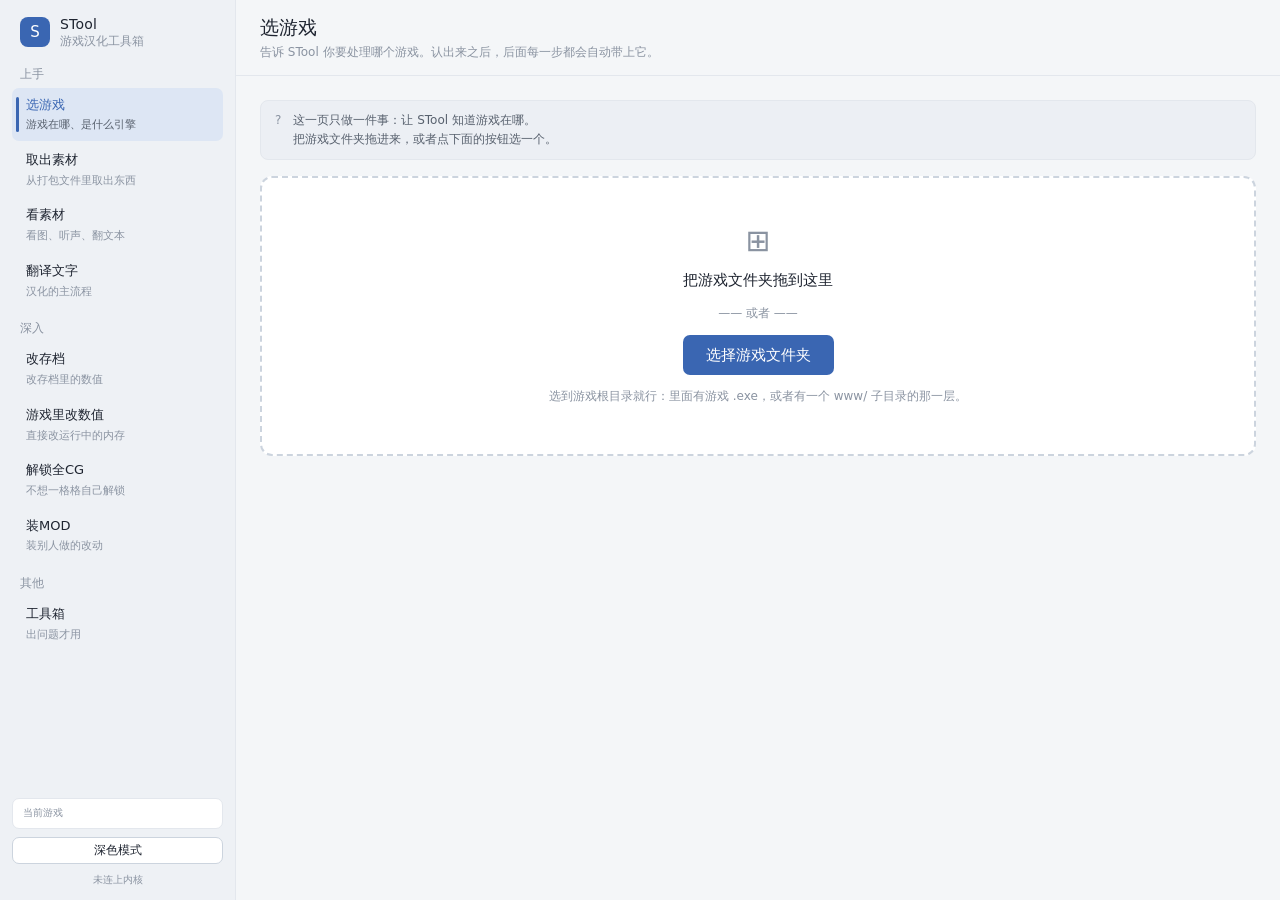
<file: stool-tauri/src/index.html>
<!DOCTYPE html>
<html lang="zh-CN">
<head>
<meta charset="utf-8">
<meta name="viewport" content="width=device-width, initial-scale=1">
<title>STool</title>
<link rel="stylesheet" href="css/tokens.css">
<link rel="stylesheet" href="css/app.css">
</head>
<body>
<div class="app">
  <aside class="side">
    <div class="brand">
      <div class="brand-mark">S</div>
      <div class="brand-text">
        <b>STool</b>
        <span>游戏汉化工具箱</span>
      </div>
    </div>

    <nav class="nav" id="nav"></nav>

    <div class="side-foot">
      <button class="game-chip" id="gameChip" type="button" hidden>
        <span class="game-chip-k">当前游戏</span>
        <span class="game-chip-v" id="gameChipName"></span>
      </button>
      <button class="btn btn-ghost btn-sm btn-block" id="themeBtn" type="button">深色模式</button>
      <div class="ver" id="ver"></div>
    </div>
  </aside>

  <main class="main">
    <header class="topbar">
      <div class="topbar-text">
        <h1 class="page-title" id="pageTitle"></h1>
        <p class="page-sub" id="pageSub"></p>
      </div>
      <div class="topbar-actions" id="topActions"></div>
    </header>
    <section class="content" id="content"></section>
  </main>
</div>

<div class="toasts" id="toasts"></div>

<script src="js/bridge.js"></script>
<script src="js/ui.js"></script>
<script src="js/pages/detect.js"></script>
<script src="js/pages/extract.js"></script>
<script src="js/pages/preview.js"></script>
<script src="js/pages/text.js"></script>
<script src="js/pages/save.js"></script>
<script src="js/pages/runtime.js"></script>
<script src="js/pages/unlock.js"></script>
<script src="js/pages/mods.js"></script>
<script src="js/pages/tools.js"></script>
<script src="js/app.js"></script>
</body>
</html>
</file>
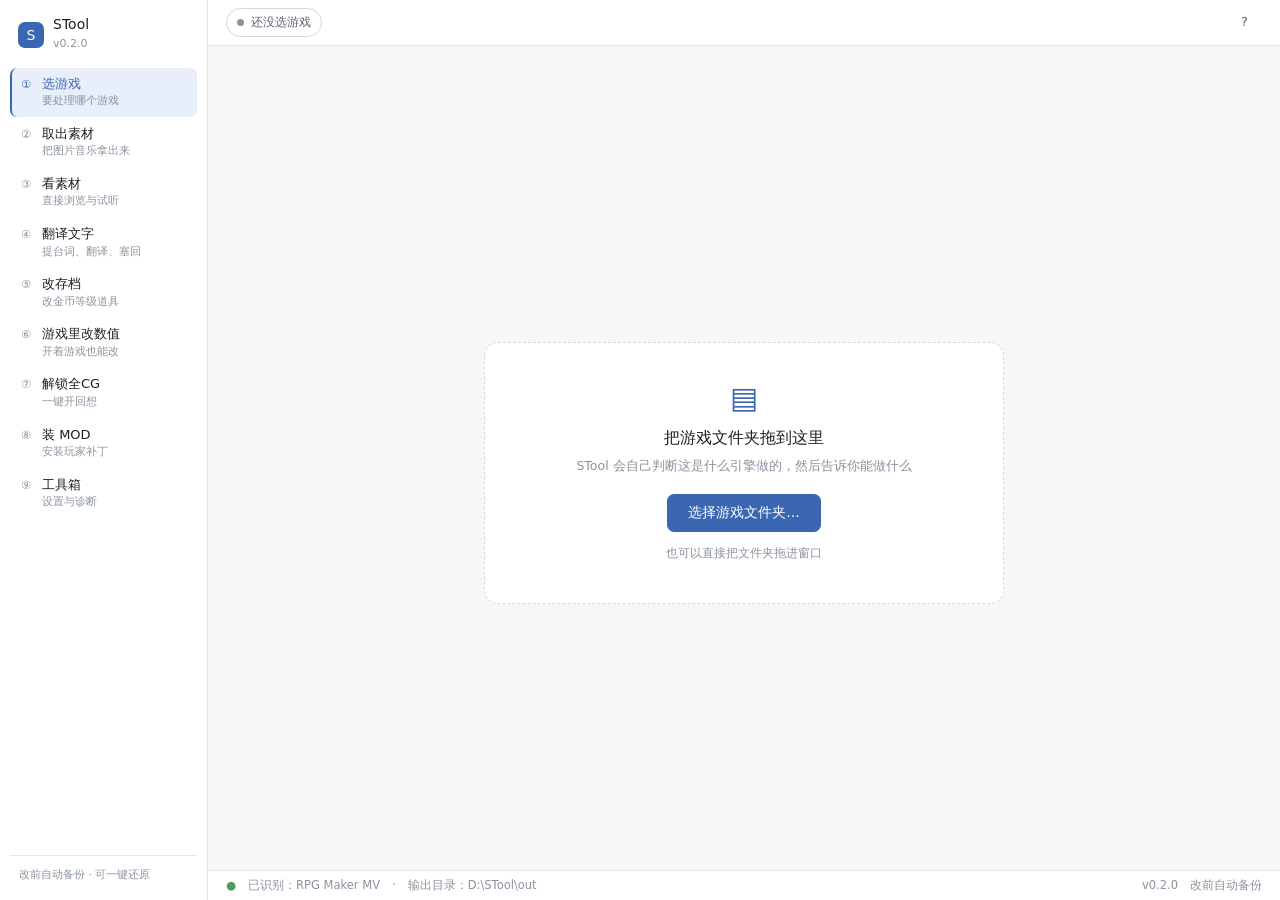
<file: docs/design/mockup.html>
<!DOCTYPE html>
<html lang="zh-CN">
<head>
<meta charset="utf-8" />
<title>STool · 界面重构可视稿</title>
<style>
/* ==========================================================================
   设计令牌：全局唯一的取色/尺寸来源。
   对应方案 §3 —— 1 个主色 + 4 个语义色，背景三级、文本三级，8px 栅格。
   ========================================================================== */
:root {
  /* 背景三级（靠亮度差分层，不用阴影） */
  --bg-window: #f6f7f9;
  --bg-card: #ffffff;
  --bg-subtle: #eef0f4;
  --bg-hover: #f2f4f7;

  /* 描边（工具类应用用描边比阴影干净） */
  --line: #e4e6ea;
  --line-strong: #d3d7de;

  /* 文本三级 */
  --tx-1: #1c1f24;
  --tx-2: #5c6470;
  --tx-3: #8b939f;

  /* 唯一主色 */
  --accent: #3a66b2;
  --accent-hover: #31589c;
  --accent-soft: #e8eefa;

  /* 语义色 */
  --ok: #4f9d5d;
  --warn: #c08a2e;
  --danger: #cc5f5f;
  --muted: #8b939f;

  /* 值着色（仅等宽区使用） */
  --v-str: #1e7846;
  --v-num: #1e50be;
  --v-bool: #aa6414;
  --v-other: #6e6e6e;

  --r-card: 10px;
  --r-ctl: 7px;

  --sans: "Microsoft YaHei", system-ui, -apple-system, "Segoe UI", sans-serif;
  --mono: "Cascadia Mono", Consolas, monospace;
}

* { box-sizing: border-box; }
html, body { height: 100%; }
body {
  margin: 0;
  background: var(--bg-window);
  color: var(--tx-1);
  font: 400 13px/1.6 var(--sans);
}

.app { display: flex; height: 100%; }

/* ---------- 左侧导航：任务式（不是模块名），每项带一句解释 ---------- */
.nav {
  width: 208px;
  flex: 0 0 208px;
  background: var(--bg-card);
  border-right: 1px solid var(--line);
  display: flex;
  flex-direction: column;
  padding: 14px 10px;
}
.brand { display: flex; align-items: center; gap: 9px; padding: 2px 8px 14px; }
.logo {
  width: 26px; height: 26px; border-radius: 7px;
  background: var(--accent); color: #fff;
  display: grid; place-items: center; font-weight: 500; font-size: 14px;
}
.brand b { font-weight: 500; font-size: 14px; display: block; line-height: 1.2; }
.brand small { color: var(--tx-3); font-size: 11px; }

.nav nav { display: flex; flex-direction: column; gap: 1px; }
.nav nav a {
  display: flex; gap: 9px; align-items: flex-start;
  padding: 7px 9px; border-radius: var(--r-ctl);
  text-decoration: none; color: var(--tx-2); cursor: default;
  border-left: 2px solid transparent;
}
.nav nav a i {
  font-style: normal; color: var(--tx-3); font-size: 11px;
  width: 12px; flex: 0 0 12px; padding-top: 1px;
}
.nav nav a b { display: block; font-weight: 400; font-size: 13px; color: var(--tx-1); line-height: 1.35; }
.nav nav a em { display: block; font-style: normal; font-size: 11px; color: var(--tx-3); }
.nav nav a:hover { background: var(--bg-hover); }
.nav nav a.active { background: var(--accent-soft); border-left-color: var(--accent); }
.nav nav a.active b { color: var(--accent); font-weight: 500; }
.nav nav a.active i { color: var(--accent); }

.nav .foot { margin-top: auto; padding: 10px 9px 2px; border-top: 1px solid var(--line); color: var(--tx-3); font-size: 11px; }

/* ---------- 主区 ---------- */
.main { flex: 1; display: flex; flex-direction: column; min-width: 0; }

.topbar {
  height: 46px; flex: 0 0 46px;
  background: var(--bg-card);
  border-bottom: 1px solid var(--line);
  display: flex; align-items: center; gap: 10px;
  padding: 0 18px;
}
.chip {
  display: inline-flex; align-items: center; gap: 7px;
  padding: 4px 10px; border: 1px solid var(--line-strong);
  border-radius: 999px; font-size: 12px; color: var(--tx-2);
}
.chip .dot { width: 7px; height: 7px; border-radius: 50%; background: var(--ok); }
.chip.empty .dot { background: var(--muted); }
.topbar .spacer { margin-left: auto; }

.scroll { flex: 1; overflow: auto; }
.content { max-width: 900px; margin: 0 auto; padding: 22px 24px 40px; }

/* ---------- 三段式：说明条 → 主行动区 → 结果区 ---------- */
.say {
  display: flex; gap: 9px; align-items: flex-start;
  padding: 10px 13px; margin-bottom: 14px;
  background: var(--accent-soft);
  border: 1px solid #d3e0f4; border-radius: var(--r-card);
  color: #2b4f8c; font-size: 12.5px;
}
.say .q { flex: 0 0 auto; font-weight: 500; }

h1.page { margin: 0 0 4px; font-size: 19px; font-weight: 500; letter-spacing: .2px; }
p.lead { margin: 0 0 14px; color: var(--tx-3); font-size: 12.5px; }
h2.sec { margin: 0 0 2px; font-size: 15px; font-weight: 500; }
p.sechint { margin: 0 0 10px; color: var(--tx-3); font-size: 12px; }

.card {
  background: var(--bg-card);
  border: 1px solid var(--line);
  border-radius: var(--r-card);
  padding: 15px 16px;
  margin-bottom: 12px;
}
.card.flush { padding: 0; overflow: hidden; }

/* ---------- 控件 ---------- */
button {
  font: inherit; padding: 0 13px; height: 32px;
  border: 1px solid var(--line-strong); border-radius: var(--r-ctl);
  background: var(--bg-card); color: var(--tx-1); cursor: default;
}
button.primary { background: var(--accent); border-color: var(--accent); color: #fff; }
button.primary:hover { background: var(--accent-hover); }
button.big { height: 38px; padding: 0 20px; font-size: 13.5px; }
button.ghost { border-color: transparent; background: transparent; color: var(--tx-2); }
button.mini { height: 24px; padding: 0 9px; font-size: 12px; }

input[type=text], select {
  font: inherit; height: 32px; padding: 0 9px;
  border: 1px solid var(--line-strong); border-radius: var(--r-ctl);
  background: var(--bg-card); color: var(--tx-1);
}
input:focus, select:focus { outline: 2px solid #cfe0f7; outline-offset: -1px; border-color: var(--accent); }

.row { display: flex; gap: 8px; align-items: center; flex-wrap: wrap; }
.row.tight { gap: 6px; }
.grow { flex: 1; min-width: 0; }
.lbl { color: var(--tx-3); font-size: 12px; white-space: nowrap; }
code { font-family: var(--mono); font-size: 12px; }
code.path { color: var(--tx-3); }

/* ---------- 0 层：入口整屏只做一件事 ---------- */
.entry { display: grid; place-items: center; min-height: calc(100vh - 46px); padding: 24px; }
.drop {
  width: 520px; padding: 40px 28px; text-align: center;
  border: 1.5px dashed var(--line-strong); border-radius: 14px;
  background: var(--bg-card);
}
.drop .ic { font-size: 30px; line-height: 1; margin-bottom: 12px; color: var(--accent); }
.drop h2 { margin: 0 0 6px; font-size: 16px; font-weight: 500; }
.drop p { margin: 0 0 18px; color: var(--tx-3); font-size: 12.5px; }
.drop .or { margin-top: 12px; color: var(--tx-3); font-size: 12px; }

/* ---------- 识别结果卡 ---------- */
.found { display: flex; gap: 14px; align-items: flex-start; padding: 16px; }
.found .ic {
  width: 38px; height: 38px; flex: 0 0 38px; border-radius: 9px;
  background: var(--accent-soft); color: var(--accent);
  display: grid; place-items: center; font-size: 17px;
}
.found h2 { margin: 0 0 3px; font-size: 15px; font-weight: 500; }
.found p { margin: 0; color: var(--tx-3); font-size: 12.5px; }
.actions { display: grid; grid-template-columns: repeat(4, 1fr); gap: 9px; margin-top: 14px; }
.actions a {
  border: 1px solid var(--line); border-radius: var(--r-ctl);
  padding: 11px 12px; text-decoration: none; color: var(--tx-1); background: var(--bg-card);
}
.actions a b { display: block; font-weight: 400; font-size: 13px; }
.actions a span { font-size: 11.5px; color: var(--tx-3); }
.actions a:hover { border-color: var(--accent); background: var(--accent-soft); }

details.adv { border-top: 1px solid var(--line); }
details.adv > summary {
  cursor: default; padding: 10px 16px; color: var(--tx-2); font-size: 12.5px;
  list-style: none;
}
details.adv > summary::-webkit-details-marker { display: none; }
details.adv > summary::before { content: "▸ "; color: var(--tx-3); }
details.adv[open] > summary::before { content: "▾ "; }
details.adv .inner { padding: 0 16px 14px; color: var(--tx-2); font-size: 12.5px; }

/* ---------- 常用字段速改 ---------- */
.quick { display: grid; grid-template-columns: repeat(3, 1fr); gap: 10px; }
.qcell { border: 1px solid var(--line); border-radius: var(--r-ctl); padding: 10px 11px; }
.qcell .n { color: var(--tx-3); font-size: 11.5px; display: block; margin-bottom: 3px; }
.qcell .v { font-family: var(--mono); font-size: 17px; color: var(--v-num); display: block; margin-bottom: 8px; }

/* ---------- 结果列表 ---------- */
.hits { max-height: 300px; overflow: auto; border-top: 1px solid var(--line); }
.hit {
  display: flex; align-items: center; gap: 10px;
  height: 26px; padding: 0 16px; white-space: nowrap; overflow: hidden;
}
.hit:hover { background: var(--bg-hover); }
.hit.sel { background: var(--accent-soft); box-shadow: inset 2px 0 0 var(--accent); }
.hit .hp { font-family: var(--mono); font-size: 12px; color: var(--tx-3); overflow: hidden; text-overflow: ellipsis; }
.hit .hv { font-family: var(--mono); font-size: 12px; }
.hit .ht { margin-left: auto; color: var(--tx-3); font-size: 11px; }
.v-str { color: var(--v-str); } .v-num { color: var(--v-num); }
.v-bool { color: var(--v-bool); } .v-other { color: var(--v-other); }

.count { padding: 10px 16px 6px; color: var(--tx-3); font-size: 12px; }

/* ---------- 底部状态 ---------- */
.statusbar {
  height: 30px; flex: 0 0 30px;
  background: var(--bg-card); border-top: 1px solid var(--line);
  display: flex; align-items: center; gap: 12px; padding: 0 18px;
  color: var(--tx-3); font-size: 11.5px;
}
.statusbar .ok { color: var(--ok); }
.statusbar .right { margin-left: auto; display: flex; gap: 12px; }
</style>
</head>
<body>
<div class="app">

  <aside class="nav">
    <div class="brand">
      <div class="logo">S</div>
      <div><b>STool</b><small>v0.2.0</small></div>
    </div>
    <nav id="nav">
      <a data-p="entry"><i>①</i><span><b>选游戏</b><em>要处理哪个游戏</em></span></a>
      <a data-p="detected"><i>②</i><span><b>取出素材</b><em>把图片音乐拿出来</em></span></a>
      <a data-p="detected"><i>③</i><span><b>看素材</b><em>直接浏览与试听</em></span></a>
      <a data-p="detected"><i>④</i><span><b>翻译文字</b><em>提台词、翻译、塞回</em></span></a>
      <a data-p="save"><i>⑤</i><span><b>改存档</b><em>改金币等级道具</em></span></a>
      <a data-p="detected"><i>⑥</i><span><b>游戏里改数值</b><em>开着游戏也能改</em></span></a>
      <a data-p="detected"><i>⑦</i><span><b>解锁全CG</b><em>一键开回想</em></span></a>
      <a data-p="detected"><i>⑧</i><span><b>装 MOD</b><em>安装玩家补丁</em></span></a>
      <a data-p="detected"><i>⑨</i><span><b>工具箱</b><em>设置与诊断</em></span></a>
    </nav>
    <div class="foot">改前自动备份 · 可一键还原</div>
  </aside>

  <div class="main">
    <header class="topbar">
      <span class="chip empty" id="gamechip"><span class="dot"></span>还没选游戏</span>
      <span class="spacer"></span>
      <button class="ghost" style="height:26px">?</button>
    </header>

    <div class="scroll">

      <!-- ============ ① 入口：整屏只做一件事 ============ -->
      <section class="page" id="page-entry">
        <div class="entry">
          <div class="drop">
            <div class="ic">▤</div>
            <h2>把游戏文件夹拖到这里</h2>
            <p>STool 会自己判断这是什么引擎做的，然后告诉你能做什么</p>
            <button class="primary big">选择游戏文件夹…</button>
            <div class="or">也可以直接把文件夹拖进窗口</div>
          </div>
        </div>
      </section>

      <!-- ============ ② 已识别：一句结论 + 可展开依据 + 四个直达动作 ============ -->
      <section class="page" id="page-detected" hidden>
        <div class="content">
          <h1 class="page">好东西，这个游戏能改</h1>
          <p class="lead">下面四个是最常做的事，点一下就开始。</p>

          <div class="card flush">
            <div class="found">
              <div class="ic">✓</div>
              <div class="grow">
                <h2>RPG Maker MV 游戏</h2>
                <p>D:\Games\MyGame　·　可以做：取素材、翻译文字、改存档、解锁全CG</p>
              </div>
            </div>
            <details class="adv">
              <summary>为什么这么判断（3 条依据）</summary>
              <div class="inner">
                找到 www/js/rpg_core.js　·　找到 data/System.json　·　找到 img/ 与 audio/ 目录
              </div>
            </details>
          </div>

          <div class="actions">
            <a href="#save"><b>改存档</b><span>改金币等级道具</span></a>
            <a href="#save"><b>解锁全CG</b><span>一键开回想</span></a>
            <a href="#save"><b>取出素材</b><span>图片音乐导出</span></a>
            <a href="#save"><b>游戏里改数值</b><span>开着游戏也能改</span></a>
          </div>
        </div>
      </section>

      <!-- ============ ⑤ 改存档：三段式 ============ -->
      <section class="page" id="page-save" hidden>
        <div class="content">
          <h1 class="page">改存档</h1>
          <p class="lead">改金币、等级、道具数量。改完记得点「保存回写」。</p>

          <div class="say">
            <span class="q">怎么用</span>
            <span>下面「常用字段」里直接改最省事；找不到的字段就用搜索——键名和数值都能搜。保存时原文件会自动备份。</span>
          </div>

          <div class="card">
            <div class="row">
              <button>打开存档文件…</button>
              <button>载入示例存档</button>
              <span class="spacer grow"></span>
              <button class="primary">保存回写（自动备份）</button>
            </div>
            <div class="row" style="margin-top:9px">
              <span class="lbl">文件</span>
              <code class="path">D:\Games\MyGame\save\file1.rpgsave　·　已加载</code>
            </div>
          </div>

          <div class="card">
            <h2 class="sec">常用字段</h2>
            <p class="sechint">这几个是改得最多的，直接改就行，不用懂字段路径</p>
            <div class="quick">
              <div class="qcell">
                <span class="n">金币</span><span class="v">1,000</span>
                <div class="row tight">
                  <input class="grow" type="text" value="99999" style="height:26px" />
                  <button class="mini primary">应用</button>
                </div>
              </div>
              <div class="qcell">
                <span class="n">主角等级</span><span class="v">7</span>
                <div class="row tight">
                  <input class="grow" type="text" value="99" style="height:26px" />
                  <button class="mini primary">应用</button>
                </div>
              </div>
              <div class="qcell">
                <span class="n">道具数量</span><span class="v">3</span>
                <div class="row tight">
                  <input class="grow" type="text" value="99" style="height:26px" />
                  <button class="mini primary">应用</button>
                </div>
              </div>
            </div>
          </div>

          <div class="card flush">
            <div style="padding:15px 16px 0">
              <h2 class="sec">搜索其他字段</h2>
              <p class="sechint">键名或数值都行，回车即搜；点一行就选中，下面能改</p>
              <div class="row">
                <input class="grow" type="text" value="100" />
                <span class="lbl">范围</span>
                <select><option>键名+值</option><option>只搜键名</option><option>只搜值</option></select>
                <button>搜索</button>
              </div>
            </div>

            <div class="count">找到 28 处　·　点一行即可修改</div>
            <div class="hits">
              <div class="hit"><span class="hp">/system/_playtime</span><span class="hv v-num">45296</span><span class="ht">数值</span></div>
              <div class="hit sel"><span class="hp">/system/_bgmOnSave/pitch</span><span class="hv v-num">100</span><span class="ht">数值</span></div>
              <div class="hit"><span class="hp">/system/_bgmOnSave/volume</span><span class="hv v-num">90</span><span class="ht">数值</span></div>
              <div class="hit"><span class="hp">/switches/1000</span><span class="hv v-bool">false</span><span class="ht">布尔</span></div>
              <div class="hit"><span class="hp">/switches/1001</span><span class="hv v-bool">true</span><span class="ht">布尔</span></div>
              <div class="hit"><span class="hp">/variables/1000</span><span class="hv v-num">0</span><span class="ht">数值</span></div>
              <div class="hit"><span class="hp">/actors/_data/0/_name</span><span class="hv v-str">勇者</span><span class="ht">文本</span></div>
              <div class="hit"><span class="hp">/party/_gold</span><span class="hv v-num">1000</span><span class="ht">数值</span></div>
            </div>

            <details class="adv">
              <summary>进阶：查看原始存档结构</summary>
              <div class="inner">给排错和精确定位用；日常改数值用上面的搜索就够了。</div>
            </details>
          </div>
        </div>
      </section>

    </div>

    <footer class="statusbar">
      <span class="ok">●</span><span>已识别：RPG Maker MV</span>
      <span>·</span><span>输出目录：D:\STool\out</span>
      <span class="right"><span>v0.2.0</span><span>改前自动备份</span></span>
    </footer>
  </div>
</div>

<script>
function show(p) {
  for (const el of document.querySelectorAll('.page')) el.hidden = (el.id !== 'page-' + p);
  for (const a of document.querySelectorAll('#nav a')) a.classList.toggle('active', a.dataset.p === p);
  const chip = document.getElementById('gamechip');
  const has = p !== 'entry';
  chip.classList.toggle('empty', !has);
  chip.innerHTML = '<span class="dot"></span>' + (has ? 'MyGame · RPG Maker MV' : '还没选游戏');
}
function route() { show((location.hash || '#entry').slice(1)); }
window.addEventListener('hashchange', route);
route();
</script>
</body>
</html>
</file>
<file: stool-tauri/src/css/tokens.css>
/* ---------------------------------------------------------------------------
   STool 设计令牌 —— 全站唯一取色 / 取尺寸来源。

   规则（见 docs/TAURI重构方案.md §3）：
   - UI 上不得出现本表之外的颜色；
   - 语义色只分四档：好 / 注意 / 危险 / 次要（--ok / --warn / --danger / --muted），
     不许在页面里临时造第五种含义色；
   - 不靠阴影分层 —— 用 1px 描边；
   - 间距走 8px 栅格（4 / 8 / 12 / 16 / 24 / 32）。
--------------------------------------------------------------------------- */

:root {
  /* 背景三级：窗口底 / 卡片 / 悬浮 */
  --bg-app: #f4f6f8;
  --bg-card: #ffffff;
  --bg-raise: #eceff4;
  --bg-side: #eef1f5;
  --bg-hover: #e6ebf2;
  --bg-active: #dde6f4;

  /* 文本三级 */
  --text-1: #1e2430;
  --text-2: #58616e;
  --text-3: #8a93a1;

  /* 描边 */
  --line: #e3e7ed;
  --line-2: #ccd4de;

  /* 主色：全站唯一，只用于主按钮 / 选中态 / 焦点 */
  --accent: #3a66b2;
  --accent-hover: #32599e;
  --accent-soft: #e9eff9;
  --on-accent: #ffffff;

  /* 语义色四档 */
  --ok: #4f9450;
  --warn: #b8862c;
  --danger: #c85f5f;
  --muted: #969696;
  --ok-soft: #e7f2e7;
  --warn-soft: #f8f0dd;
  --danger-soft: #fae8e8;
  --muted-soft: #eef0f2;

  /* 值着色：只在等宽区用，帮助长列表里一眼分辨类型 */
  --v-str: #2c7a5b;
  --v-num: #2b6ba8;
  --v-bool: #8f56ad;
  --v-other: #8a93a1;

  /* 形状 */
  --r-card: 10px;
  --r-ctl: 7px;

  /* 间距：8px 栅格 */
  --s1: 4px;
  --s2: 8px;
  --s3: 12px;
  --s4: 16px;
  --s5: 24px;
  --s6: 32px;

  /* 字体：中文统一雅黑；等宽只给路径与数值 */
  --font: "Microsoft YaHei UI", "Microsoft YaHei", system-ui, -apple-system, "Segoe UI", sans-serif;
  --mono: ui-monospace, "Cascadia Mono", Consolas, "Courier New", monospace;

  /* 排版尺度：字重只用 400 / 500，不用 600/700（过粗显廉价） */
  --fs-page: 19px;
  --fs-sub: 15px;
  --fs-body: 13px;
  --fs-note: 12px;
  --lh: 1.6;
}

/* 深色：只换令牌的值，不动任何一条布局规则 */
:root[data-theme="dark"] {
  --bg-app: #14171c;
  --bg-card: #1c2027;
  --bg-raise: #232830;
  --bg-side: #171a20;
  --bg-hover: #242932;
  --bg-active: #2c3442;

  --text-1: #e8ecf2;
  --text-2: #a8b1bd;
  --text-3: #79828f;

  --line: #2a2f38;
  --line-2: #3b4350;

  --accent: #6f9ae0;
  --accent-hover: #83a9e8;
  --accent-soft: #1f2938;
  --on-accent: #101418;

  --ok: #6fb06f;
  --warn: #d8b061;
  --danger: #e08a8a;
  --muted: #8a93a1;
  --ok-soft: #1d2a1e;
  --warn-soft: #2c2618;
  --danger-soft: #2e1f1f;
  --muted-soft: #23272e;

  --v-str: #6cbd97;
  --v-num: #6ea9e0;
  --v-bool: #b98ad4;
  --v-other: #79828f;
}
</file>
<file: stool-tauri/src/css/app.css>
/* ---------------------------------------------------------------------------
   STool 布局与组件。所有颜色/尺寸都取 tokens.css 的变量，这里不写死色值。
   结构约定：页面恒为三段式 —— .say（说明条）→ .do（主行动区）→ .out（结果区）。
--------------------------------------------------------------------------- */

/* --- base ---------------------------------------------------------------- */

* { box-sizing: border-box; }

html, body {
  margin: 0;
  height: 100%;
  overflow: hidden;
}

body {
  font-family: var(--font);
  font-size: var(--fs-body);
  line-height: var(--lh);
  color: var(--text-1);
  background: var(--bg-app);
  -webkit-font-smoothing: antialiased;
}

h1, h2, h3, p { margin: 0; }
button { font: inherit; color: inherit; }
::selection { background: var(--accent-soft); }

::-webkit-scrollbar { width: 10px; height: 10px; }
::-webkit-scrollbar-thumb {
  background: var(--line-2);
  border-radius: 6px;
  border: 3px solid transparent;
  background-clip: content-box;
}
::-webkit-scrollbar-track { background: transparent; }

/* --- 骨架 ---------------------------------------------------------------- */

.app {
  display: grid;
  grid-template-columns: 236px 1fr;
  height: 100vh;
}

/* --- 左侧导航 ------------------------------------------------------------ */

.side {
  display: flex;
  flex-direction: column;
  background: var(--bg-side);
  border-right: 1px solid var(--line);
  padding: var(--s4) var(--s3) var(--s3);
  overflow: hidden;
}

.brand { display: flex; align-items: center; gap: 10px; padding: 0 var(--s2) var(--s4); }

.brand-mark {
  width: 30px; height: 30px;
  flex: none;
  display: grid; place-items: center;
  border-radius: 8px;
  background: var(--accent);
  color: var(--on-accent);
  font-weight: 500;
  font-size: 15px;
}

.brand-text { display: flex; flex-direction: column; line-height: 1.25; }
.brand-text b { font-size: 14px; font-weight: 500; letter-spacing: .2px; }
.brand-text span { font-size: var(--fs-note); color: var(--text-3); }

.nav { flex: 1 1 auto; overflow-y: auto; min-height: 0; }

.nav-group { margin-bottom: var(--s3); }

.nav-group-title {
  font-size: var(--fs-note);
  color: var(--text-3);
  padding: 0 var(--s2) var(--s1);
  letter-spacing: .3px;
}

.nav-item {
  position: relative;
  display: block;
  width: 100%;
  text-align: left;
  border: 0;
  background: transparent;
  border-radius: var(--r-ctl);
  padding: 7px 10px 7px 14px;
  margin-bottom: 2px;
  cursor: pointer;
}

.nav-item:hover { background: var(--bg-hover); }

.nav-item.on { background: var(--bg-active); }

.nav-item.on::before {
  content: "";
  position: absolute;
  left: 4px; top: 9px; bottom: 9px;
  width: 3px;
  border-radius: 2px;
  background: var(--accent);
}

.nav-item-title { display: block; font-size: var(--fs-body); }
.nav-item.on .nav-item-title { color: var(--accent); font-weight: 500; }
.nav-item-hint { display: block; font-size: 11px; color: var(--text-3); margin-top: 1px; }
.nav-item.on .nav-item-hint { color: var(--text-2); }

.side-foot { flex: none; padding-top: var(--s3); display: flex; flex-direction: column; gap: var(--s2); }

.game-chip {
  display: flex; flex-direction: column; gap: 1px;
  width: 100%;
  text-align: left;
  border: 1px solid var(--line);
  background: var(--bg-card);
  border-radius: var(--r-ctl);
  padding: 6px 10px;
  cursor: pointer;
}
.game-chip:hover { border-color: var(--line-2); }
.game-chip-k { font-size: 10px; color: var(--text-3); }
.game-chip-v {
  font-size: 11px;
  color: var(--text-1);
  overflow: hidden; text-overflow: ellipsis; white-space: nowrap;
  direction: rtl; text-align: left;
}

.ver { font-size: 10px; color: var(--text-3); text-align: center; }

/* --- 右侧主区 ------------------------------------------------------------ */

.main { display: flex; flex-direction: column; min-width: 0; overflow: hidden; }

.topbar {
  flex: none;
  display: flex; align-items: center; gap: var(--s4);
  padding: var(--s3) var(--s5);
  border-bottom: 1px solid var(--line);
}

.topbar-text { flex: 1 1 auto; min-width: 0; }
.page-title { font-size: var(--fs-page); font-weight: 500; }
.page-sub { font-size: var(--fs-note); color: var(--text-3); margin-top: 1px; }
.topbar-actions { flex: none; display: flex; gap: var(--s2); align-items: center; }

.content { flex: 1 1 auto; overflow-y: auto; padding: var(--s5); }
.content > * { max-width: 1020px; }
.content > .seg + .seg { margin-top: var(--s4); }

/* --- 三段式 -------------------------------------------------------------- */

.seg { margin-bottom: var(--s4); }
.seg:last-child { margin-bottom: 0; }

/* 说明条：这页干什么 + 怎么做（可折叠） */
.say {
  display: flex; align-items: flex-start; gap: var(--s3);
  background: var(--bg-raise);
  border: 1px solid var(--line);
  border-radius: 8px;
  padding: 10px 14px;
  color: var(--text-2);
  font-size: var(--fs-note);
}
.say-mark { flex: none; color: var(--text-3); font-weight: 500; }
.say-body { flex: 1 1 auto; }

/* --- 卡片 ---------------------------------------------------------------- */

.card {
  background: var(--bg-card);
  border: 1px solid var(--line);
  border-radius: var(--r-card);
  padding: var(--s4);
}

.card + .card { margin-top: var(--s3); }
.card-head { display: flex; align-items: baseline; gap: var(--s2); margin-bottom: var(--s3); }
.card-title { font-size: var(--fs-sub); font-weight: 500; }
.card-hint { font-size: var(--fs-note); color: var(--text-3); }
.card-foot { margin-top: var(--s3); padding-top: var(--s3); border-top: 1px solid var(--line); }

.card.flat { background: var(--bg-app); }

/* --- 按钮 ---------------------------------------------------------------- */

.btn {
  display: inline-flex; align-items: center; gap: 6px;
  height: 34px; padding: 0 16px;
  border-radius: var(--r-ctl);
  border: 1px solid transparent;
  background: var(--bg-raise);
  color: var(--text-1);
  font-size: var(--fs-body);
  font-weight: 500;
  cursor: pointer;
  white-space: nowrap;
  transition: background .12s ease, border-color .12s ease;
}

.btn:disabled { opacity: .45; cursor: not-allowed; }

.btn-primary { background: var(--accent); color: var(--on-accent); }
.btn-primary:not(:disabled):hover { background: var(--accent-hover); }

.btn-ghost { background: var(--bg-card); border-color: var(--line-2); }
.btn-ghost:not(:disabled):hover { background: var(--bg-hover); }

.btn-danger { background: var(--danger); color: #fff; }

.btn-sm { height: 27px; padding: 0 10px; font-size: var(--fs-note); font-weight: 400; }
.btn-lg { height: 40px; padding: 0 22px; font-size: 15px; }
.btn-block { width: 100%; justify-content: center; }

/* --- 表单 ---------------------------------------------------------------- */

.row { display: flex; gap: var(--s2); align-items: center; flex-wrap: wrap; }
.row.tight { gap: var(--s2); }

.field {
  height: 34px;
  padding: 0 10px;
  border: 1px solid var(--line-2);
  border-radius: var(--r-ctl);
  background: var(--bg-card);
  color: var(--text-1);
  font-size: var(--fs-body);
  outline: none;
  min-width: 0;
}
.field:focus { border-color: var(--accent); }
.field.mono { font-family: var(--mono); font-size: var(--fs-note); }
.field.grow { flex: 1 1 auto; }
select.field { cursor: pointer; }
.field-num { width: 110px; text-align: right; font-family: var(--mono); }

/* 多行输入（术语表）。高度给足，否则用户看不见自己刚敲的第二行，
   会以为没生效而反复重填。 */
textarea.field {
  height: auto;
  min-height: 84px;
  padding: 8px 10px;
  line-height: 1.6;
  resize: vertical;
}

/* 表格预览：只读，别让人以为可以直接在这儿改（改要开 Excel/WPS）。 */
.tbl {
  width: 100%;
  border-collapse: collapse;
  font-size: var(--fs-note);
  table-layout: fixed;
}
.tbl th {
  text-align: left;
  font-weight: 500;
  color: var(--text-3);
  padding: 6px 8px;
  border-bottom: 1px solid var(--line-2);
  font-size: 11px;
}
.tbl td {
  padding: 6px 8px;
  border-bottom: 1px solid var(--line);
  color: var(--text-1);
  overflow: hidden;
  text-overflow: ellipsis;
  white-space: nowrap;
}
.tbl th:nth-child(1), .tbl td:nth-child(1) { width: 26%; }
.tbl th:nth-child(2), .tbl td:nth-child(2) { width: 37%; }
.tbl th:nth-child(3), .tbl td:nth-child(3) { width: 37%; }

/* --- 徽标 / 药丸 --------------------------------------------------------- */

.pill {
  display: inline-flex; align-items: center;
  height: 20px; padding: 0 8px;
  border-radius: 999px;
  font-size: 11px;
  font-weight: 500;
  white-space: nowrap;
}
.pill.high { background: var(--ok-soft); color: var(--ok); }
.pill.medium { background: var(--ok-soft); color: var(--ok); }
.pill.low { background: var(--warn-soft); color: var(--warn); }
.pill.none, .pill.muted { background: var(--muted-soft); color: var(--muted); }
.pill.danger { background: var(--danger-soft); color: var(--danger); }

.tag {
  display: inline-flex; align-items: center;
  height: 22px; padding: 0 8px;
  border-radius: var(--r-ctl);
  background: var(--bg-raise);
  border: 1px solid var(--line);
  color: var(--text-2);
  font-size: 11px;
}

.mono { font-family: var(--mono); }
.dim { color: var(--text-3); }
.dim2 { color: var(--text-2); }
.small { font-size: var(--fs-note); }
strong { font-weight: 500; }
.mt2 { margin-top: var(--s2); }
.mt3 { margin-top: var(--s3); }
.mt4 { margin-top: var(--s4); }

/* --- 拖放区 -------------------------------------------------------------- */

.dropzone {
  display: flex; flex-direction: column; align-items: center; justify-content: center;
  gap: var(--s3);
  min-height: 280px;
  padding: var(--s6);
  border: 2px dashed var(--line-2);
  border-radius: 12px;
  background: var(--bg-card);
  text-align: center;
  transition: border-color .12s ease, background .12s ease;
}
.dropzone.over { border-color: var(--accent); background: var(--accent-soft); }
.dropzone-icon { font-size: 30px; line-height: 1; color: var(--text-3); }
.dropzone.over .dropzone-icon { color: var(--accent); }
.dropzone-title { font-size: var(--fs-sub); font-weight: 500; }
.dropzone-note { font-size: var(--fs-note); color: var(--text-3); }

/* --- 结论卡 -------------------------------------------------------------- */

.verdict { display: flex; align-items: flex-start; gap: var(--s4); }
.verdict-main { flex: 1 1 auto; min-width: 0; }
.verdict-line { font-size: 17px; font-weight: 500; line-height: 1.4; }
.verdict-sub { margin-top: var(--s1); color: var(--text-2); font-size: var(--fs-note); }
.verdict-path {
  margin-top: var(--s2);
  font-family: var(--mono);
  font-size: 11px;
  color: var(--text-3);
  word-break: break-all;
}

/* 能力卡：结论卡下面「可以直接做的事」 */
.actions { display: grid; grid-template-columns: repeat(auto-fill, minmax(196px, 1fr)); gap: var(--s3); }

.action {
  text-align: left;
  border: 1px solid var(--line);
  background: var(--bg-card);
  border-radius: var(--r-card);
  padding: var(--s3) var(--s4);
  cursor: pointer;
  transition: border-color .12s ease, background .12s ease;
}
.action:hover { border-color: var(--accent); background: var(--accent-soft); }
.action-title { font-weight: 500; }
.action-hint { font-size: var(--fs-note); color: var(--text-3); margin-top: 3px; }

/* --- 折叠（判定依据 / 进阶） ---------------------------------------------- */

details.fold { border: 1px solid var(--line); border-radius: 8px; background: var(--bg-card); }
details.fold + details.fold { margin-top: var(--s2); }
details.fold > summary {
  cursor: pointer;
  padding: 9px 14px;
  font-size: var(--fs-note);
  color: var(--text-2);
  list-style: none;
}
details.fold > summary::-webkit-details-marker { display: none; }
details.fold > summary::before { content: "▸ "; color: var(--text-3); }
details.fold[open] > summary::before { content: "▾ "; }
details.fold > .fold-body { padding: 0 14px 14px; }

/* --- 证据 / 列表 --------------------------------------------------------- */

ul.bullets { margin: 0; padding-left: 18px; color: var(--text-2); font-size: var(--fs-note); }
ul.bullets li { margin: 2px 0; }

/* --- 「字段：值」说明行 ---------------------------------------------------
   用于卡片里的定性信息（识别依据 / 解锁动作 / 默认走法这类）。
   刻意**不复用 .vrow** —— 那是虚拟化结果列表的行，绝对定位 + 三列 + nowrap 省略号，
   放进卡片里会让长文本压到标签上。这里要的是会自动换行的两列。 */

.defrow {
  display: grid;
  grid-template-columns: 72px minmax(0, 1fr);
  gap: var(--s3);
  padding: var(--s2) 0;
  border-bottom: 1px solid var(--line);
  font-size: var(--fs-note);
}
.defrow:last-child { border-bottom: 0; }
.defrow dt { color: var(--text-3); }
.defrow dd { margin: 0; color: var(--text-2); overflow-wrap: anywhere; }

/* 备份行：一条备份 + 右侧「还原」。路径太长就省略号，全靠 title 看全。 */
.bakrow {
  display: flex;
  align-items: center;
  gap: var(--s2);
  padding: var(--s2) 0;
  border-bottom: 1px solid var(--line);
}
.bakrow:last-child { border-bottom: 0; }
.bakrow > .grow {
  flex: 1 1 auto;
  min-width: 0;
  overflow: hidden;
  text-overflow: ellipsis;
  white-space: nowrap;
  color: var(--text-2);
}

/* 注册表键行：点一下把键名填进「按名写值」框。
   结构 = 键名（占满）+ 当前值 + 类型标签；整行可点，悬停给反馈。 */
.keyrow {
  display: flex;
  align-items: center;
  gap: var(--s2);
  padding: var(--s2) var(--s1);
  border-bottom: 1px solid var(--line);
  cursor: pointer;
  border-radius: var(--r-ctl);
}
.keyrow:last-child { border-bottom: 0; }
.keyrow:hover { background: var(--bg-hover); }
.keyrow:active { background: var(--bg-active); }
.keyrow > .grow {
  flex: 1 1 auto;
  min-width: 0;
  overflow: hidden;
  text-overflow: ellipsis;
  white-space: nowrap;
  color: var(--text-1);
}

/* 卡片正文：统一内边距与排版，段/列表不要各自带外边距。 */
.body > p { margin: 0 0 var(--s2); }
.body > p:last-child { margin-bottom: 0; }
.body > .row { margin-top: var(--s2); }

/* `.grow` 的通用版：flex 容器里「占满剩余宽度」。`.bakrow > .grow` 是它的省略号特化版。 */
.grow { flex: 1 1 auto; min-width: 0; }

/* MOD 行：一条已装 MOD（状态 + 名字 + 文件数 + 操作按钮），
   下面是可折叠的文件清单。刻意不复用 .row —— 那行是 flex-wrap，内容一多就把
   按钮甩到第二行、看着像坏了。这里用 grid：名字占满中间，操作按钮固定贴右。 */
.modrow {
  padding: var(--s2) 0;
  border-bottom: 1px solid var(--line);
}
.modrow:last-child { border-bottom: 0; }
.modhead {
  display: flex;
  align-items: center;
  gap: var(--s2);
  flex-wrap: wrap;
}
.modname {
  font-weight: 500;
  color: var(--text-1);
  flex: 0 1 auto;
  min-width: 0;
  overflow: hidden;
  text-overflow: ellipsis;
  white-space: nowrap;
}
.modmeta { flex: 0 1 auto; }
/* 操作按钮推到最右；窄屏换行时也整组在一起，不会一个左一个右。 */
.modacts {
  display: flex;
  gap: var(--s2);
  margin-left: auto;
}
.modrow > .body { padding-left: var(--s4); }
.modrow > .body .small { line-height: 1.7; }

/* --- ⑨ 工具箱：顶部三块的分段切换 ------------------------------------------
   复用 .nav-item 会把它排成整列（那是侧栏导航的样式），所以这里单给一组
   水平药丸式标签：紧凑、并排、选中项用主色底。 */
.tabs {
  display: flex;
  gap: var(--s2);
  flex-wrap: wrap;
}
.tabs .tab {
  padding: 5px 14px;
  border: 1px solid var(--line);
  border-radius: 999px;
  background: var(--bg-card);
  color: var(--text-2);
  font-size: var(--fs-note);
  cursor: pointer;
}
.tabs .tab:hover { background: var(--bg-hover); color: var(--text-1); }
.tabs .tab.on {
  border-color: var(--accent);
  background: var(--accent-soft);
  color: var(--text-1);
  font-weight: 500;
}

/* --- ⑨ 工具箱：日志窗口 --------------------------------------------------- */

/* 日志框：等宽、限高、可滚。用 pre 语义（保留换行）但不吃空白折叠，
   因为行是逐行 <br> 拼的。背景用最浅的一档，让长日志不刺眼。 */
.logbox {
  margin-top: var(--s2);
  max-height: 320px;
  overflow: auto;
  padding: var(--s3);
  border: 1px solid var(--line);
  border-radius: 8px;
  background: var(--bg-raise);
  color: var(--text-2);
  line-height: 1.6;
  white-space: pre-wrap;
  word-break: break-all;
}

/* --- 虚拟化结果列表 ------------------------------------------------------ */

.vlist {
  position: relative;
  height: 320px;
  overflow-y: auto;
  border: 1px solid var(--line);
  border-radius: 8px;
  background: var(--bg-card);
}
.vlist-inner { position: relative; width: 100%; }

.vrow {
  position: absolute; left: 0; right: 0;
  height: 30px;
  display: grid;
  grid-template-columns: minmax(0, 1.15fr) minmax(0, 1fr) 52px;
  align-items: center;
  gap: var(--s3);
  padding: 0 12px;
  border-bottom: 1px solid var(--line);
  font-size: var(--fs-note);
  cursor: pointer;
}
.vrow:hover { background: var(--bg-hover); }
.vrow.on { background: var(--accent-soft); }
.vrow-key { font-family: var(--mono); color: var(--text-1); overflow: hidden; text-overflow: ellipsis; white-space: nowrap; }
.vrow-val { font-family: var(--mono); overflow: hidden; text-overflow: ellipsis; white-space: nowrap; }
.vrow-ty { text-align: right; color: var(--text-3); font-size: 11px; }

.v-str { color: var(--v-str); }
.v-num { color: var(--v-num); }
.v-bool { color: var(--v-bool); }
.v-other { color: var(--v-other); }

/* 常用字段速改 */
.quick { display: grid; grid-template-columns: repeat(auto-fill, minmax(230px, 1fr)); gap: var(--s3); }
.quick-item { border: 1px solid var(--line); border-radius: 8px; padding: 10px 12px; background: var(--bg-card); }
.quick-label { font-size: var(--fs-note); color: var(--text-3); }
.quick-key { font-family: var(--mono); font-size: 11px; color: var(--text-2); margin: 2px 0 6px; word-break: break-all; }

/* --- 空状态 -------------------------------------------------------------- */

.empty {
  display: flex; flex-direction: column; align-items: center; gap: var(--s2);
  padding: var(--s6) var(--s4);
  text-align: center;
}
.empty-icon { font-size: 26px; color: var(--text-3); }
.empty-title { font-weight: 500; }
.empty-note { font-size: var(--fs-note); color: var(--text-3); max-width: 460px; }
.empty .btn { margin-top: var(--s2); }

/* --- 提示条（错误 / 成功） ----------------------------------------------- */

.note {
  border: 1px solid var(--line);
  border-left-width: 3px;
  border-radius: 6px;
  padding: 10px 12px;
  font-size: var(--fs-note);
  white-space: pre-wrap;
  background: var(--bg-card);
  color: var(--text-2);
}
.note.err { border-left-color: var(--danger); background: var(--danger-soft); color: var(--text-1); }
.note.ok { border-left-color: var(--ok); background: var(--ok-soft); color: var(--text-1); }
.note.info { border-left-color: var(--accent); background: var(--accent-soft); color: var(--text-1); }
.note.warn { border-left-color: var(--warn); background: var(--warn-soft); color: var(--text-1); }

/* --- toast --------------------------------------------------------------- */

.toasts {
  position: fixed; right: var(--s5); bottom: var(--s5);
  display: flex; flex-direction: column; gap: var(--s2);
  z-index: 50;
}
.toast {
  border: 1px solid var(--line-2);
  border-radius: 8px;
  background: var(--bg-card);
  padding: 10px 14px;
  font-size: var(--fs-note);
  max-width: 380px;
  white-space: pre-wrap;
}
.toast.err { border-left: 3px solid var(--danger); }
.toast.ok { border-left: 3px solid var(--ok); }

/* --- 进度 ---------------------------------------------------------------- */

.bar { height: 4px; border-radius: 2px; background: var(--bg-raise); overflow: hidden; }
.bar > i { display: block; height: 100%; background: var(--accent); transition: width .15s linear; }

.spin {
  width: 12px; height: 12px;
  border: 2px solid var(--line-2);
  border-top-color: var(--accent);
  border-radius: 50%;
  animation: spin .7s linear infinite;
  display: inline-block;
}
@keyframes spin { to { transform: rotate(360deg); } }

/* --- 看素材：左列表 + 右预览 --------------------------------------------- */

.split {
  display: grid;
  grid-template-columns: 250px minmax(0, 1fr);
  gap: var(--s3);
  align-items: stretch;
}
@media (max-width: 1000px) {
  .split { grid-template-columns: 200px minmax(0, 1fr); }
}

/* 滚动容器固定高度：列表用绝对定位虚拟化，需要一个确定的视口高度 */
.mlist {
  position: relative;
  height: min(62vh, 560px);
  overflow: auto;
  border: 1px solid var(--line);
  border-radius: var(--r-card);
  background: var(--bg-card);
}
.mlist-inner { position: relative; }

.mrow {
  position: absolute; left: 0; right: 0;
  height: 34px;
  padding: 0 10px;
  display: flex; flex-direction: column; justify-content: center;
  width: 100%;
  border: 0; background: none; text-align: left; color: var(--text-1);
  font: inherit; cursor: pointer;
  overflow: hidden;
}
.mrow:hover { background: var(--bg-hover); }
.mrow.on { background: var(--bg-active); }
.mrow-name {
  font-size: var(--fs-note);
  overflow: hidden; text-overflow: ellipsis; white-space: nowrap;
}
.mrow-meta { font-size: 11px; color: var(--text-3); overflow: hidden; text-overflow: ellipsis; white-space: nowrap; }

.pv {
  display: flex; flex-direction: column; gap: var(--s2);
  padding: var(--s3);
  border: 1px solid var(--line);
  border-radius: var(--r-card);
  background: var(--bg-card);
  height: min(62vh, 560px);
  overflow: hidden;
}
.pv-body {
  flex: 1 1 auto;
  display: flex; align-items: center; justify-content: center;
  overflow: auto; min-height: 0;
}
.pv-img { max-width: 100%; max-height: 100%; object-fit: contain; border-radius: 4px; }
.pv-audio { width: 100%; }
.pv-text {
  align-self: stretch;
  margin: 0;
  width: 100%;
  max-height: 100%;
  overflow: auto;
  font-family: var(--mono);
  font-size: var(--fs-note);
  line-height: 1.55;
  white-space: pre-wrap;
  word-break: break-word;
  color: var(--text-1);
}

/* --- 筛选药丸 ------------------------------------------------------------ */

.chipbar { display: flex; gap: var(--s2); flex-wrap: wrap; }
.chip {
  height: 28px; padding: 0 12px;
  border: 1px solid var(--line-2);
  border-radius: 999px;
  background: var(--bg-card);
  color: var(--text-2);
  font-size: var(--fs-note);
  cursor: pointer;
}
.chip:hover { background: var(--bg-hover); }
.chip.on { border-color: var(--accent); background: var(--accent-soft); color: var(--text-1); }
.chip:disabled { opacity: .5; cursor: default; }
</file>
